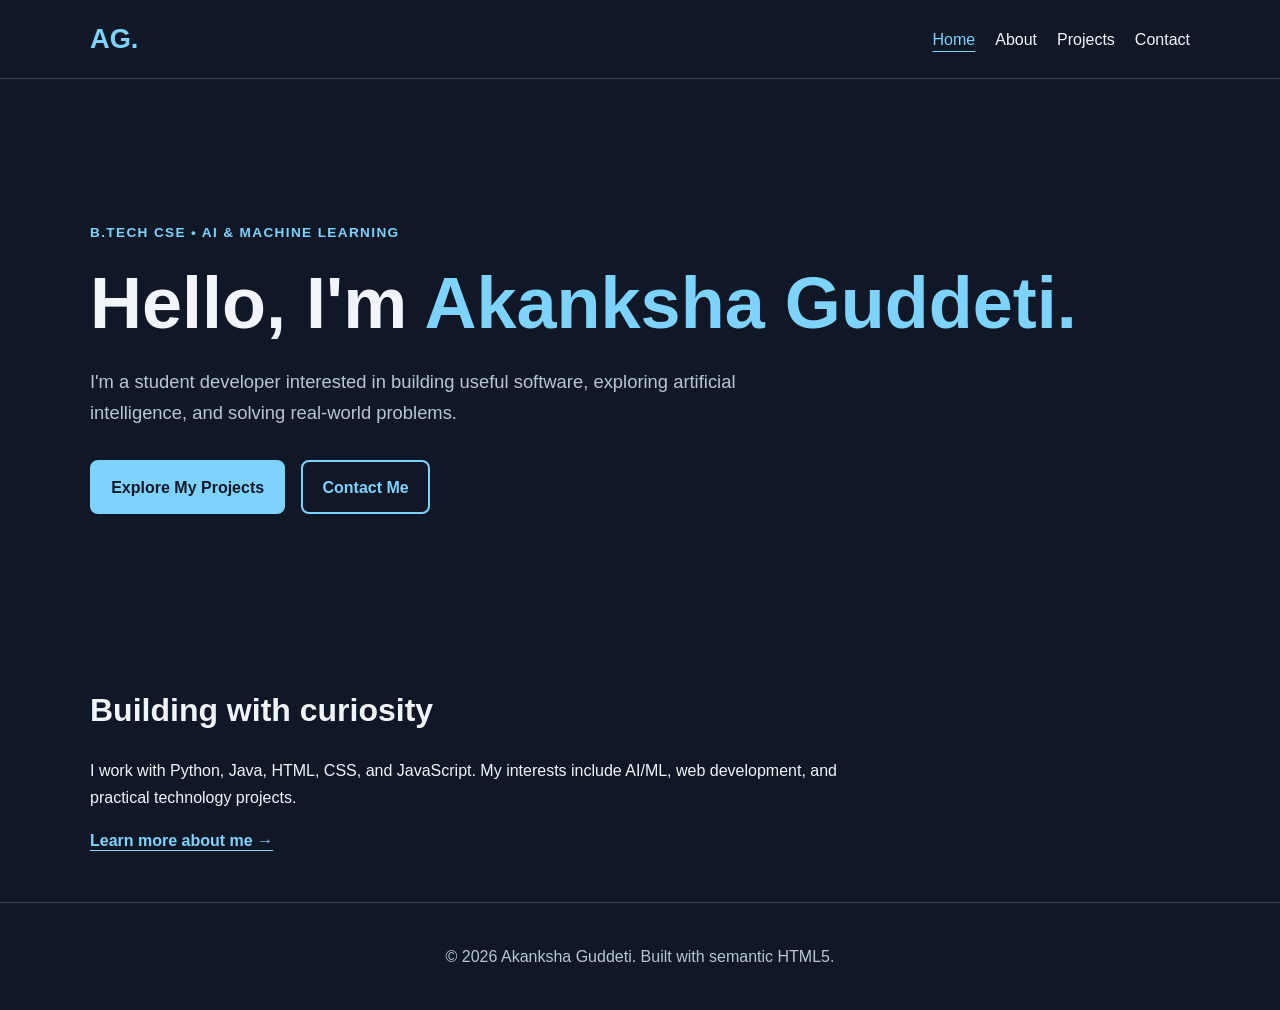
<file: index.html>
<!DOCTYPE html>
<html lang="en">
<head>
  <meta charset="UTF-8">
  <meta name="viewport" content="width=device-width, initial-scale=1.0">
  <meta name="description" content="Explore Akanksha Guddeti's portfolio, software development skills, AI and machine learning projects, and education.">
  <meta name="theme-color" content="#101827">
  <title>Akanksha Guddeti | Student Developer Portfolio</title>
  <link rel="stylesheet" href="css/style.css">
</head>
<body>
  <a class="skip-link" href="#main-content">Skip to main content</a>

  <header class="site-header">
    <a class="logo" href="index.html" aria-label="Akanksha Guddeti home">AG.</a>
    <nav aria-label="Main navigation">
      <ul class="nav-list">
        <li><a href="index.html" aria-current="page">Home</a></li>
        <li><a href="about.html">About</a></li>
        <li><a href="projects.html">Projects</a></li>
        <li><a href="contact.html">Contact</a></li>
      </ul>
    </nav>
  </header>

  <main id="main-content">
    <section class="hero" aria-labelledby="hero-title">
      <p class="eyebrow">B.Tech CSE • AI & Machine Learning</p>
      <h1 id="hero-title">Hello, I'm <span>Akanksha Guddeti.</span></h1>
      <p class="hero-text">
        I'm a student developer interested in building useful software,
        exploring artificial intelligence, and solving real-world problems.
      </p>
      <div class="actions">
        <a class="button" href="projects.html">Explore My Projects</a>
        <a class="button button-outline" href="contact.html">Contact Me</a>
      </div>
    </section>

    <section class="content-section" aria-labelledby="intro-title">
      <h2 id="intro-title">Building with curiosity</h2>
      <p>
        I work with Python, Java, HTML, CSS, and JavaScript.
        My interests include AI/ML, web development, and practical
        technology projects.
      </p>
      <a class="text-link" href="about.html">Learn more about me →</a>
    </section>
  </main>

  <footer class="site-footer">
    <p>© 2026 Akanksha Guddeti. Built with semantic HTML5.</p>
  </footer>
</body>
</html>
</file>
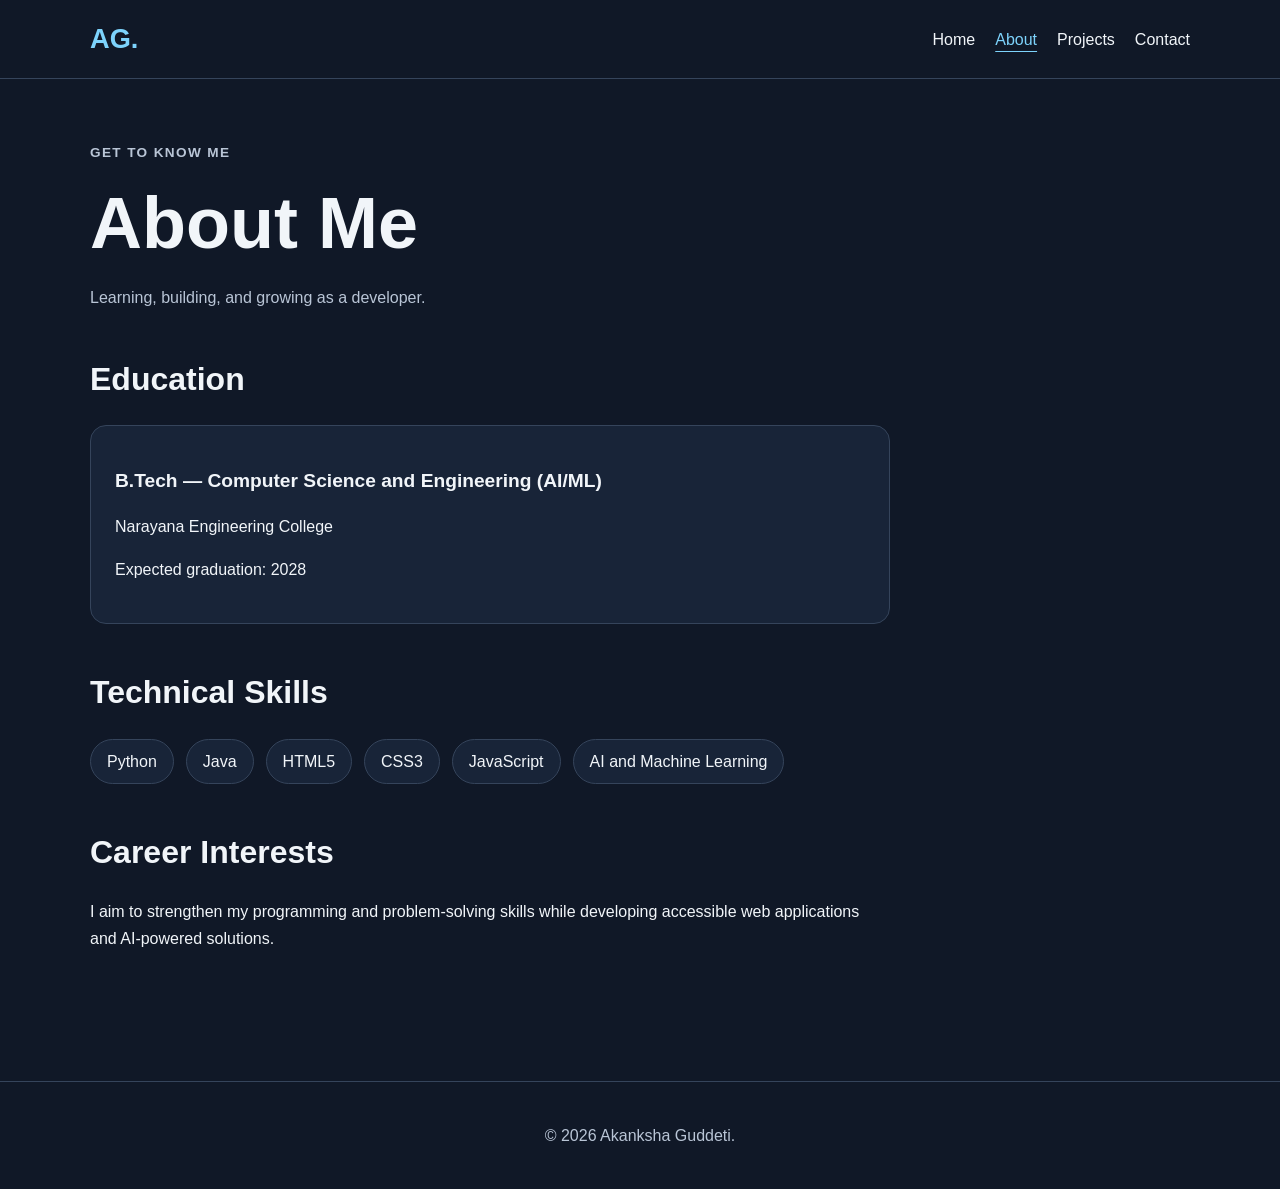
<file: about.html>
<!DOCTYPE html>
<html lang="en">
<head>
  <meta charset="UTF-8">
  <meta name="viewport" content="width=device-width, initial-scale=1.0">
  <meta name="description" content="Learn about Akanksha Guddeti's education, technical skills, and career interests in AI and software development.">
  <title>About Me | Akanksha Guddeti</title>
  <link rel="stylesheet" href="css/style.css">
</head>
<body>
  <a class="skip-link" href="#main-content">Skip to main content</a>

  <header class="site-header">
    <a class="logo" href="index.html" aria-label="Akanksha Guddeti home">AG.</a>
    <nav aria-label="Main navigation">
      <ul class="nav-list">
        <li><a href="index.html">Home</a></li>
        <li><a href="about.html" aria-current="page">About</a></li>
        <li><a href="projects.html">Projects</a></li>
        <li><a href="contact.html">Contact</a></li>
      </ul>
    </nav>
  </header>

  <main id="main-content" class="page-content">
    <header class="page-heading">
      <p class="eyebrow">Get to know me</p>
      <h1>About Me</h1>
      <p>Learning, building, and growing as a developer.</p>
    </header>

    <section class="content-section" aria-labelledby="education-title">
      <h2 id="education-title">Education</h2>
      <article class="info-card">
        <h3>B.Tech — Computer Science and Engineering (AI/ML)</h3>
        <p>Narayana Engineering College</p>
        <p>Expected graduation: 2028</p>
      </article>
    </section>

    <section class="content-section" aria-labelledby="skills-title">
      <h2 id="skills-title">Technical Skills</h2>
      <ul class="skill-list">
        <li>Python</li>
        <li>Java</li>
        <li>HTML5</li>
        <li>CSS3</li>
        <li>JavaScript</li>
        <li>AI and Machine Learning</li>
      </ul>
    </section>

    <section class="content-section" aria-labelledby="goals-title">
      <h2 id="goals-title">Career Interests</h2>
      <p>
        I aim to strengthen my programming and problem-solving skills
        while developing accessible web applications and AI-powered solutions.
      </p>
    </section>
  </main>

  <footer class="site-footer">
    <p>© 2026 Akanksha Guddeti.</p>
  </footer>
</body>
</html>
</file>
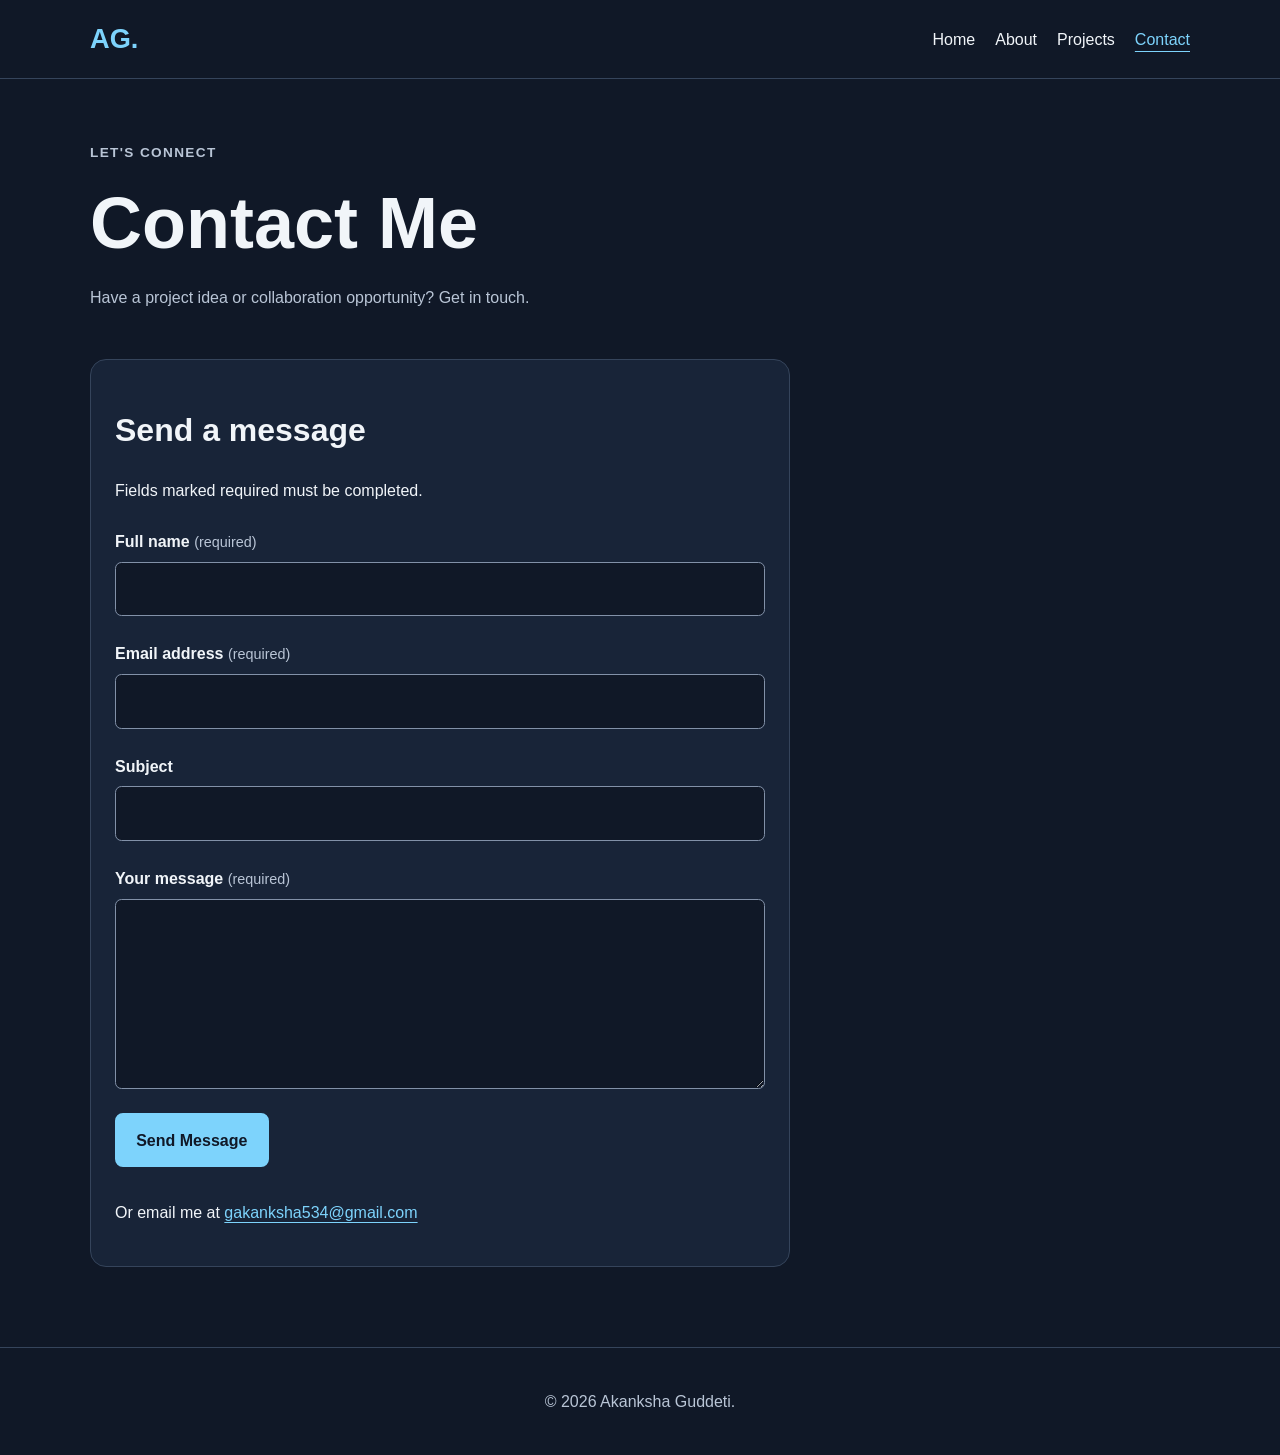
<file: contact.html>
<!DOCTYPE html>
<html lang="en">
<head>
  <meta charset="UTF-8">
  <meta name="viewport" content="width=device-width, initial-scale=1.0">
  <meta name="description" content="Contact Akanksha Guddeti about software development, AI/ML projects, and collaboration.">
  <title>Contact | Akanksha Guddeti</title>
  <link rel="stylesheet" href="css/style.css">
</head>
<body>
  <a class="skip-link" href="#main-content">Skip to main content</a>

  <header class="site-header">
    <a class="logo" href="index.html" aria-label="Akanksha Guddeti home">AG.</a>
    <nav aria-label="Main navigation">
      <ul class="nav-list">
        <li><a href="index.html">Home</a></li>
        <li><a href="about.html">About</a></li>
        <li><a href="projects.html">Projects</a></li>
        <li><a href="contact.html" aria-current="page">Contact</a></li>
      </ul>
    </nav>
  </header>

  <main id="main-content" class="page-content">
    <header class="page-heading">
      <p class="eyebrow">Let's connect</p>
      <h1>Contact Me</h1>
      <p>Have a project idea or collaboration opportunity? Get in touch.</p>
    </header>

    <section class="contact-panel" aria-labelledby="form-title">
      <h2 id="form-title">Send a message</h2>
      <p id="form-help">Fields marked required must be completed.</p>

      <form action="mailto:gakanksha534@gmail.com"
            method="post" enctype="text/plain">
        <div class="form-group">
          <label for="name">Full name <span>(required)</span></label>
          <input type="text" id="name" name="Name"
                 autocomplete="name" required>
        </div>

        <div class="form-group">
          <label for="email">Email address <span>(required)</span></label>
          <input type="email" id="email" name="Email"
                 autocomplete="email" required>
        </div>

        <div class="form-group">
          <label for="subject">Subject</label>
          <input type="text" id="subject" name="Subject">
        </div>

        <div class="form-group">
          <label for="message">Your message <span>(required)</span></label>
          <textarea id="message" name="Message" rows="6"
                    aria-describedby="form-help" required></textarea>
        </div>

        <button class="button" type="submit">Send Message</button>
      </form>

      <p class="contact-email">
        Or email me at
        <a href="mailto:gakanksha534@gmail.com">
          gakanksha534@gmail.com
        </a>
      </p>
    </section>
  </main>

  <footer class="site-footer">
    <p>© 2026 Akanksha Guddeti.</p>
  </footer>
</body>
</html>
</file>
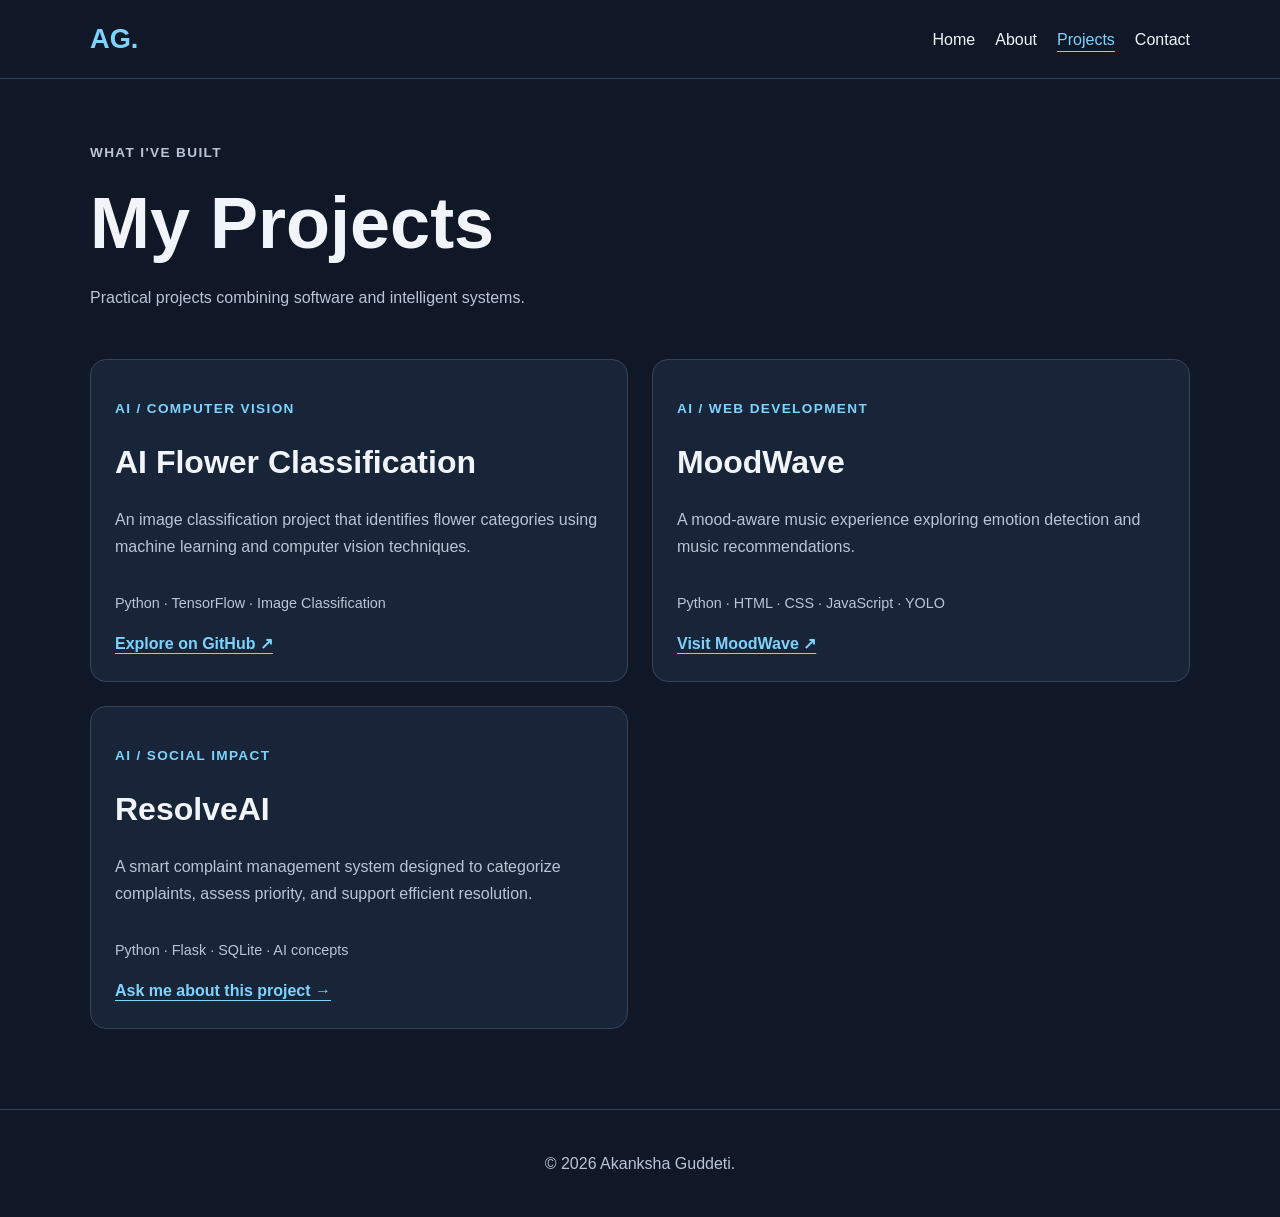
<file: projects.html>
<!DOCTYPE html>
<html lang="en">
<head>
  <meta charset="UTF-8">
  <meta name="viewport" content="width=device-width, initial-scale=1.0">
  <meta name="description" content="Explore Akanksha Guddeti's AI, machine learning, and software development projects.">
  <title>Projects | Akanksha Guddeti</title>
  <link rel="stylesheet" href="css/style.css">
</head>
<body>
  <a class="skip-link" href="#main-content">Skip to main content</a>

  <header class="site-header">
    <a class="logo" href="index.html" aria-label="Akanksha Guddeti home">AG.</a>
    <nav aria-label="Main navigation">
      <ul class="nav-list">
        <li><a href="index.html">Home</a></li>
        <li><a href="about.html">About</a></li>
        <li><a href="projects.html" aria-current="page">Projects</a></li>
        <li><a href="contact.html">Contact</a></li>
      </ul>
    </nav>
  </header>

  <main id="main-content" class="page-content">
    <header class="page-heading">
      <p class="eyebrow">What I've built</p>
      <h1>My Projects</h1>
      <p>Practical projects combining software and intelligent systems.</p>
    </header>

    <section class="project-grid" aria-label="Project list">
      <article class="project-card">
        <p class="eyebrow">AI / Computer Vision</p>
        <h2>AI Flower Classification</h2>
        <p>
          An image classification project that identifies flower categories
          using machine learning and computer vision techniques.
        </p>
        <p class="tech-stack">Python · TensorFlow · Image Classification</p>
        <a class="text-link"
           href="https://github.com/akanksha-guddeti"
           target="_blank" rel="noopener noreferrer"
           aria-label="Visit Akanksha's GitHub to find the flower classification project">
          Explore on GitHub ↗
        </a>
      </article>

      <article class="project-card">
        <p class="eyebrow">AI / Web Development</p>
        <h2>MoodWave</h2>
        <p>
          A mood-aware music experience exploring emotion detection
          and music recommendations.
        </p>
        <p class="tech-stack">Python · HTML · CSS · JavaScript · YOLO</p>
        <a class="text-link"
           href="https://moodwave-songs.lovable.app/"
           target="_blank" rel="noopener noreferrer">
          Visit MoodWave ↗
        </a>
      </article>

      <article class="project-card">
        <p class="eyebrow">AI / Social Impact</p>
        <h2>ResolveAI</h2>
        <p>
          A smart complaint management system designed to categorize
          complaints, assess priority, and support efficient resolution.
        </p>
        <p class="tech-stack">Python · Flask · SQLite · AI concepts</p>
        <a class="text-link" href="contact.html">Ask me about this project →</a>
      </article>
    </section>
  </main>

  <footer class="site-footer">
    <p>© 2026 Akanksha Guddeti.</p>
  </footer>
</body>
</html>
</file>
<file: css/style.css>
/* Base styles */
:root {
  color-scheme: dark;
  --background: #101827;
  --surface: #182438;
  --text: #f1f5f9;
  --muted: #b9c5d6;
  --accent: #7dd3fc;
  --border: #35445b;
}

* {
  box-sizing: border-box;
}

html {
  scroll-behavior: smooth;
  scroll-padding-top: 2rem;
}

body {
  margin: 0;
  background: var(--background);
  color: var(--text);
  font-family: Arial, Helvetica, sans-serif;
  font-size: 1rem;
  line-height: 1.7;
}

a {
  color: var(--accent);
  text-underline-offset: 0.25em;
}

a:hover {
  text-decoration-thickness: 2px;
}

a:focus-visible,
button:focus-visible,
input:focus-visible,
textarea:focus-visible {
  outline: 3px solid var(--accent);
  outline-offset: 4px;
}

.skip-link {
  position: absolute;
  top: 0.5rem;
  left: 0.5rem;
  z-index: 10;
  padding: 0.75rem 1rem;
  background: var(--text);
  color: var(--background);
  transform: translateY(-160%);
}

.skip-link:focus {
  transform: translateY(0);
}

.site-header {
  display: flex;
  justify-content: space-between;
  align-items: center;
  flex-wrap: wrap;
  gap: 1rem;
  padding: 1rem max(5%, calc((100% - 1100px) / 2));
  border-bottom: 1px solid var(--border);
}

.logo {
  color: var(--accent);
  font-size: 1.7rem;
  font-weight: 800;
  text-decoration: none;
}

.nav-list {
  display: flex;
  flex-wrap: wrap;
  gap: 1.25rem;
  margin: 0;
  padding: 0;
  list-style: none;
}

.nav-list a {
  color: var(--text);
  text-decoration: none;
}

.nav-list a[aria-current="page"] {
  color: var(--accent);
  text-decoration: underline;
  text-underline-offset: 0.4em;
}

main {
  width: min(1100px, 90%);
  min-height: 70vh;
  margin-inline: auto;
}

.hero {
  padding-block: clamp(4rem, 12vw, 8rem);
}

.eyebrow {
  color: var(--accent);
  font-size: 0.85rem;
  font-weight: 700;
  letter-spacing: 0.1em;
  text-transform: uppercase;
}

h1,
h2,
h3 {
  line-height: 1.25;
  text-wrap: balance;
}

h1 {
  margin-block: 0.5rem 1rem;
  font-size: clamp(2.25rem, 6vw, 4.5rem);
}

h1 span {
  color: var(--accent);
}

h2 {
  font-size: clamp(1.5rem, 3vw, 2rem);
}

h3 {
  font-size: 1.2rem;
}

.hero-text {
  max-width: 680px;
  color: var(--muted);
  font-size: 1.15rem;
}

.actions {
  display: flex;
  flex-wrap: wrap;
  gap: 1rem;
  margin-top: 2rem;
}

.button {
  display: inline-block;
  border: 2px solid var(--accent);
  border-radius: 0.5rem;
  padding: 0.7rem 1.2rem;
  background: var(--accent);
  color: #101827;
  font: inherit;
  font-weight: 700;
  text-decoration: none;
  cursor: pointer;
}

.button:hover {
  background: #bae6fd;
}

.button-outline {
  background: transparent;
  color: var(--accent);
}

.content-section {
  margin-block: 3rem;
  max-width: 800px;
}

.page-content {
  padding-block: 3rem 5rem;
}

.page-heading {
  margin-bottom: 3rem;
}

.page-heading p {
  color: var(--muted);
}

.info-card,
.project-card,
.contact-panel {
  border: 1px solid var(--border);
  border-radius: 1rem;
  padding: 1.5rem;
  background: var(--surface);
}

.skill-list {
  display: flex;
  flex-wrap: wrap;
  gap: 0.75rem;
  margin: 1.5rem 0;
  padding: 0;
  list-style: none;
}

.skill-list li {
  border: 1px solid var(--border);
  border-radius: 2rem;
  padding: 0.5rem 1rem;
  background: var(--surface);
}

.project-grid {
  display: grid;
  grid-template-columns: repeat(2, minmax(0, 1fr));
  gap: 1.5rem;
}

.project-card {
  display: flex;
  flex-direction: column;
  align-items: flex-start;
}

.project-card h2 {
  margin-block: 0.5rem;
}

.project-card p:not(.eyebrow) {
  color: var(--muted);
}

.tech-stack {
  font-size: 0.9rem;
}

.text-link {
  font-weight: 700;
}

.contact-panel {
  max-width: 700px;
}

.form-group {
  display: grid;
  gap: 0.4rem;
  margin-block: 1.5rem;
}

.form-group label {
  font-weight: 700;
}

.form-group label span {
  color: var(--muted);
  font-size: 0.9rem;
  font-weight: 400;
}

input,
textarea {
  width: 100%;
  border: 1px solid #8291a8;
  border-radius: 0.4rem;
  padding: 0.8rem;
  background: var(--background);
  color: var(--text);
  font: inherit;
}

textarea {
  resize: vertical;
}

.contact-email {
  overflow-wrap: anywhere;
  margin-top: 2rem;
}

.site-footer {
  border-top: 1px solid var(--border);
  padding: 1.5rem 5%;
  color: var(--muted);
  text-align: center;
}

@media (max-width: 650px) {
  .site-header {
    align-items: flex-start;
    flex-direction: column;
  }

  .nav-list {
    gap: 0.75rem 1rem;
  }

  .project-grid {
    grid-template-columns: 1fr;
  }
}

@media (prefers-reduced-motion: reduce) {
  html {
    scroll-behavior: auto;
  }
}
</file>
